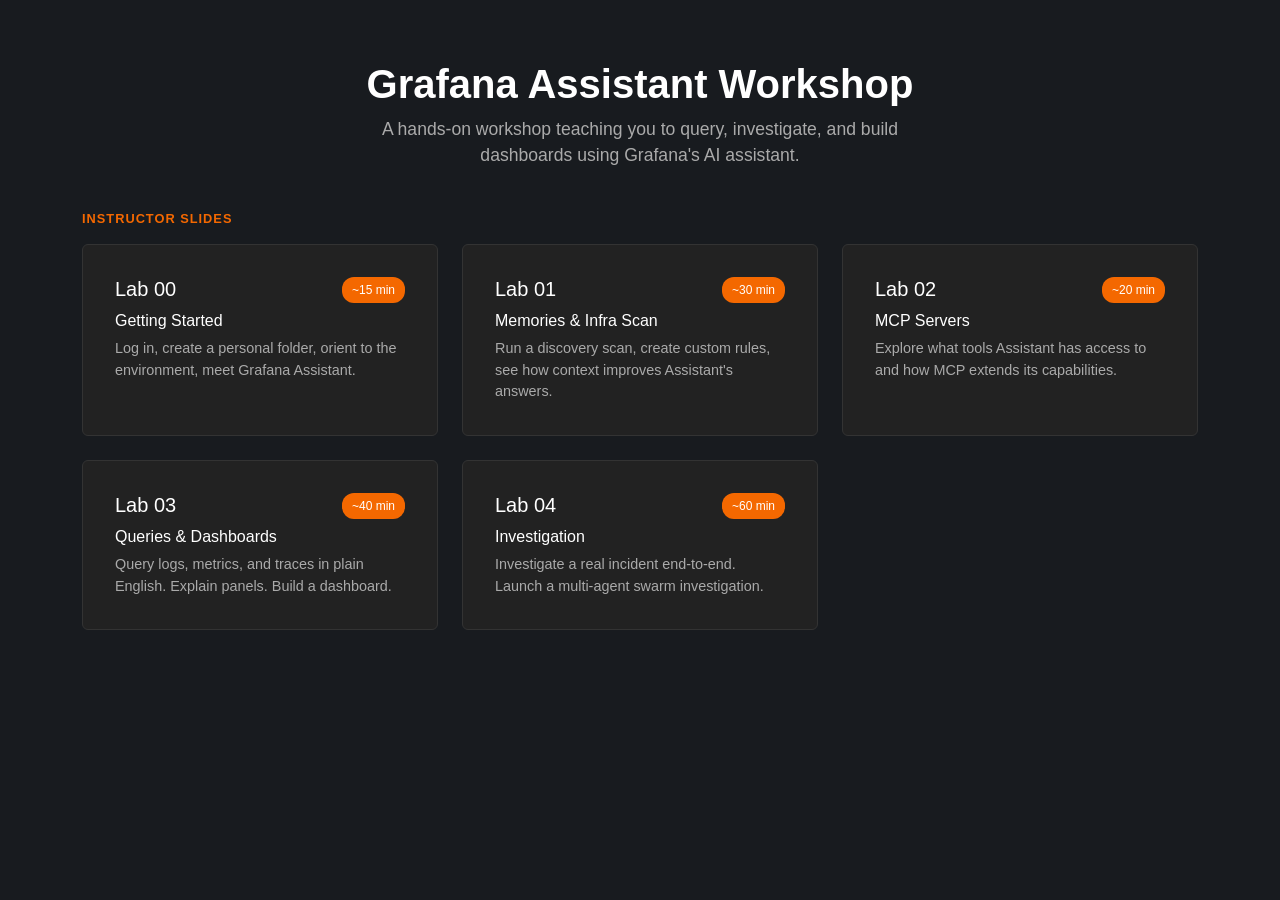
<file: docs/index.html>
<!DOCTYPE html>
<html lang="en">
<head>
  <meta charset="UTF-8">
  <meta name="viewport" content="width=device-width, initial-scale=1.0">
  <title>Grafana Assistant Workshop</title>
  <link href="https://cdn.jsdelivr.net/npm/bootstrap@5.3.0/dist/css/bootstrap.min.css" rel="stylesheet">
  <style>
    body {
      background: #181b1f;
      color: #ddd;
      font-family: -apple-system, BlinkMacSystemFont, 'Segoe UI', Roboto, sans-serif;
    }
    .card {
      background: #222;
      border: 1px solid #333;
      transition: transform 0.2s, border-color 0.2s;
    }
    .card:hover {
      transform: translateY(-4px);
      border-color: #f46800;
    }
    .card-title { color: #fff; }
    .card-text { color: #aaa; font-size: 0.9em; }
    .badge-duration {
      background: #f46800;
      color: white;
      font-size: 0.75em;
      padding: 4px 10px;
      border-radius: 12px;
    }
    a.card-link { text-decoration: none; }
    .hero { padding: 60px 0 40px; text-align: center; }
    .hero h1 { color: #fff; font-size: 2.5em; font-weight: 700; }
    .hero p { color: #aaa; font-size: 1.1em; max-width: 600px; margin: 0 auto; }
    .section-label {
      color: #f46800;
      text-transform: uppercase;
      font-size: 0.8em;
      font-weight: 600;
      letter-spacing: 1px;
      margin-bottom: 16px;
    }
  </style>
</head>
<body>
  <div class="container">
    <div class="hero">
      <h1>Grafana Assistant Workshop</h1>
      <p>A hands-on workshop teaching you to query, investigate, and build dashboards using Grafana's AI assistant.</p>
    </div>

    <div class="section-label">Instructor Slides</div>
    <div class="row g-4 mb-5">
      <div class="col-md-4">
        <a href="00-getting-started/" class="card-link">
          <div class="card h-100 p-3">
            <div class="card-body">
              <div class="d-flex justify-content-between align-items-start mb-2">
                <span class="card-title h5 mb-0">Lab 00</span>
                <span class="badge-duration">~15 min</span>
              </div>
              <h6 class="card-title">Getting Started</h6>
              <p class="card-text">Log in, create a personal folder, orient to the environment, meet Grafana Assistant.</p>
            </div>
          </div>
        </a>
      </div>
      <div class="col-md-4">
        <a href="01-memories-infra-scan/" class="card-link">
          <div class="card h-100 p-3">
            <div class="card-body">
              <div class="d-flex justify-content-between align-items-start mb-2">
                <span class="card-title h5 mb-0">Lab 01</span>
                <span class="badge-duration">~30 min</span>
              </div>
              <h6 class="card-title">Memories & Infra Scan</h6>
              <p class="card-text">Run a discovery scan, create custom rules, see how context improves Assistant's answers.</p>
            </div>
          </div>
        </a>
      </div>
      <div class="col-md-4">
        <a href="02-mcp-servers/" class="card-link">
          <div class="card h-100 p-3">
            <div class="card-body">
              <div class="d-flex justify-content-between align-items-start mb-2">
                <span class="card-title h5 mb-0">Lab 02</span>
                <span class="badge-duration">~20 min</span>
              </div>
              <h6 class="card-title">MCP Servers</h6>
              <p class="card-text">Explore what tools Assistant has access to and how MCP extends its capabilities.</p>
            </div>
          </div>
        </a>
      </div>
      <div class="col-md-4">
        <a href="03-queries-and-dashboards/" class="card-link">
          <div class="card h-100 p-3">
            <div class="card-body">
              <div class="d-flex justify-content-between align-items-start mb-2">
                <span class="card-title h5 mb-0">Lab 03</span>
                <span class="badge-duration">~40 min</span>
              </div>
              <h6 class="card-title">Queries & Dashboards</h6>
              <p class="card-text">Query logs, metrics, and traces in plain English. Explain panels. Build a dashboard.</p>
            </div>
          </div>
        </a>
      </div>
      <div class="col-md-4">
        <a href="04-investigation/" class="card-link">
          <div class="card h-100 p-3">
            <div class="card-body">
              <div class="d-flex justify-content-between align-items-start mb-2">
                <span class="card-title h5 mb-0">Lab 04</span>
                <span class="badge-duration">~60 min</span>
              </div>
              <h6 class="card-title">Investigation</h6>
              <p class="card-text">Investigate a real incident end-to-end. Launch a multi-agent swarm investigation.</p>
            </div>
          </div>
        </a>
      </div>
    </div>
  </div>
</body>
</html>
</file>
